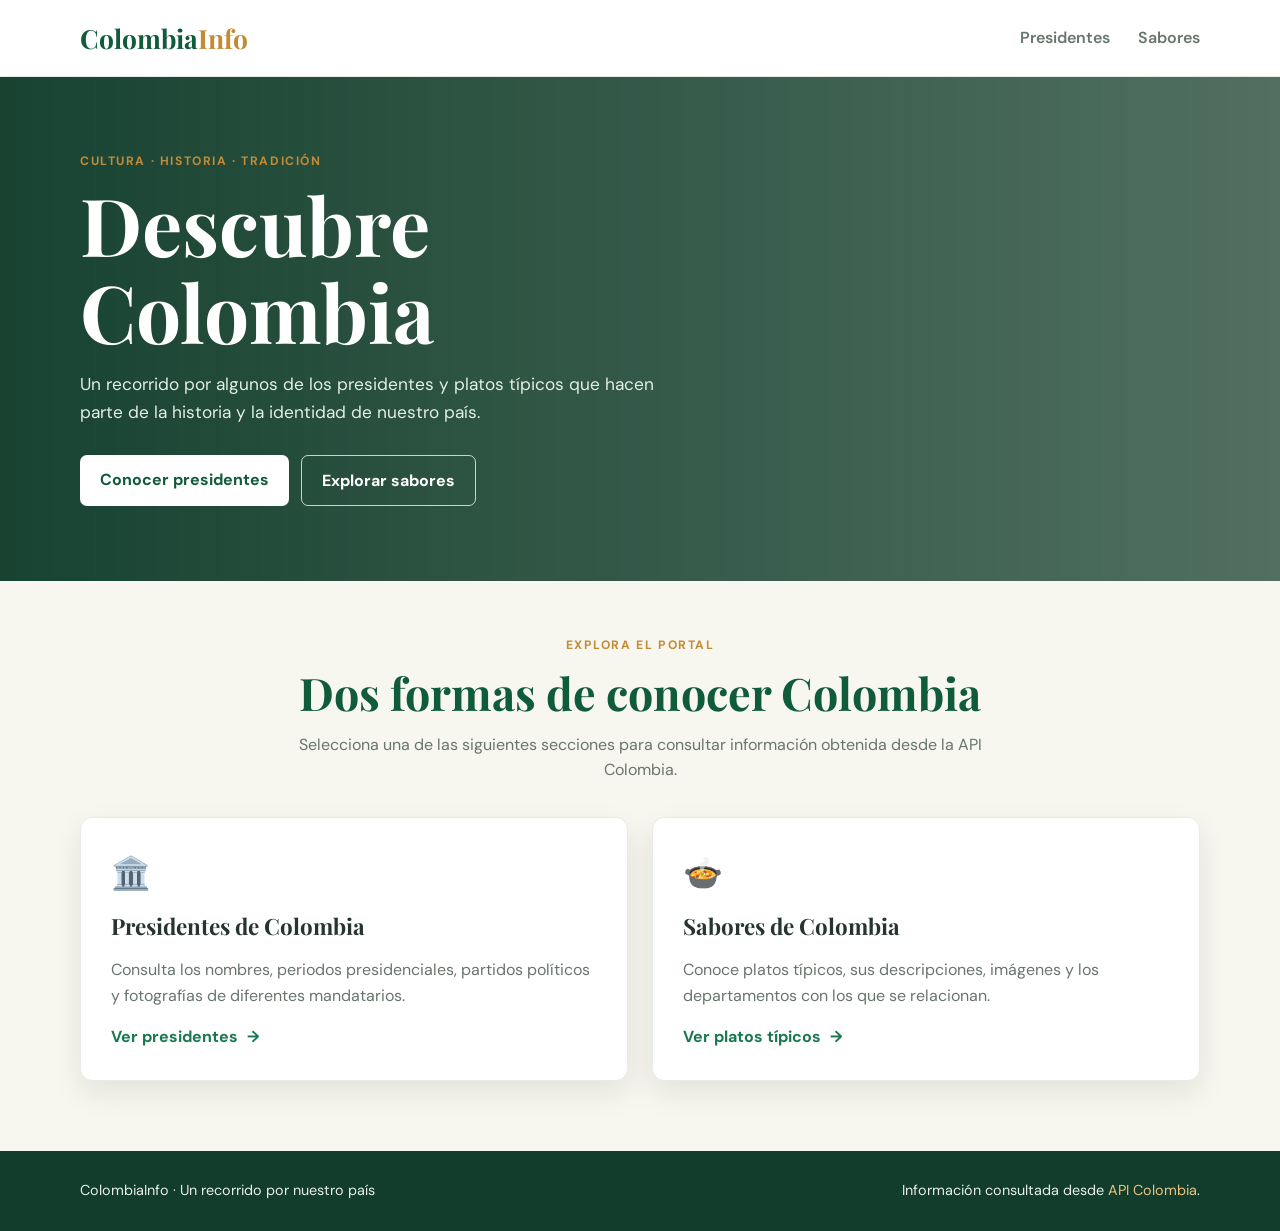
<file: index.html>
<!DOCTYPE html>
<html lang="es">
<head>
    <meta charset="UTF-8">
    <meta name="viewport" content="width=device-width, initial-scale=1.0">
    <meta name="description" content="Conoce la historia y la gastronomía de Colombia mediante datos de una API pública.">
    <title>ColombiaInfo | Inicio</title>
    <link rel="stylesheet" href="style.css">
</head>
<body>
    <header class="encabezado">
        <nav class="navegacion contenedor" aria-label="Navegación principal">
            <a class="logo" href="index.html">Colombia<span>Info</span></a>
            <div class="enlaces">
                <a href="opcion1.html">Presidentes</a>
                <a href="opcion2.html">Sabores</a>
            </div>
        </nav>
    </header>

    <main>
        <section class="portada">
            <div class="contenedor portada-contenido">
                <p class="etiqueta">Cultura · Historia · Tradición</p>
                <h1>Descubre Colombia</h1>
                <p>Un recorrido por algunos de los presidentes y platos típicos que hacen parte de la historia y la identidad de nuestro país.</p>
                <div class="acciones">
                    <a class="boton boton-claro" href="opcion1.html">Conocer presidentes</a>
                    <a class="boton boton-borde" href="opcion2.html">Explorar sabores</a>
                </div>
            </div>
        </section>

        <section class="contenedor seccion">
            <div class="encabezado-seccion">
                <p class="etiqueta">Explora el portal</p>
                <h2>Dos formas de conocer Colombia</h2>
                <p>Selecciona una de las siguientes secciones para consultar información obtenida desde la API Colombia.</p>
            </div>
            <div class="tarjetas-inicio">
                <article class="tarjeta-inicio">
                    <div class="icono-tarjeta" aria-hidden="true">🏛️</div>
                    <h3>Presidentes de Colombia</h3>
                    <p>Consulta los nombres, periodos presidenciales, partidos políticos y fotografías de diferentes mandatarios.</p>
                    <a class="enlace-flecha" href="opcion1.html">Ver presidentes <span aria-hidden="true">→</span></a>
                </article>
                <article class="tarjeta-inicio">
                    <div class="icono-tarjeta" aria-hidden="true">🍲</div>
                    <h3>Sabores de Colombia</h3>
                    <p>Conoce platos típicos, sus descripciones, imágenes y los departamentos con los que se relacionan.</p>
                    <a class="enlace-flecha" href="opcion2.html">Ver platos típicos <span aria-hidden="true">→</span></a>
                </article>
            </div>
        </section>
    </main>

    <footer class="pie-pagina">
        <div class="contenedor pie-contenido">
            <p>ColombiaInfo · Un recorrido por nuestro país</p>
            <p>Información consultada desde <a href="https://api-colombia.com/" target="_blank" rel="noopener noreferrer">API Colombia</a>.</p>
        </div>
    </footer>
</body>
</html>
</file>
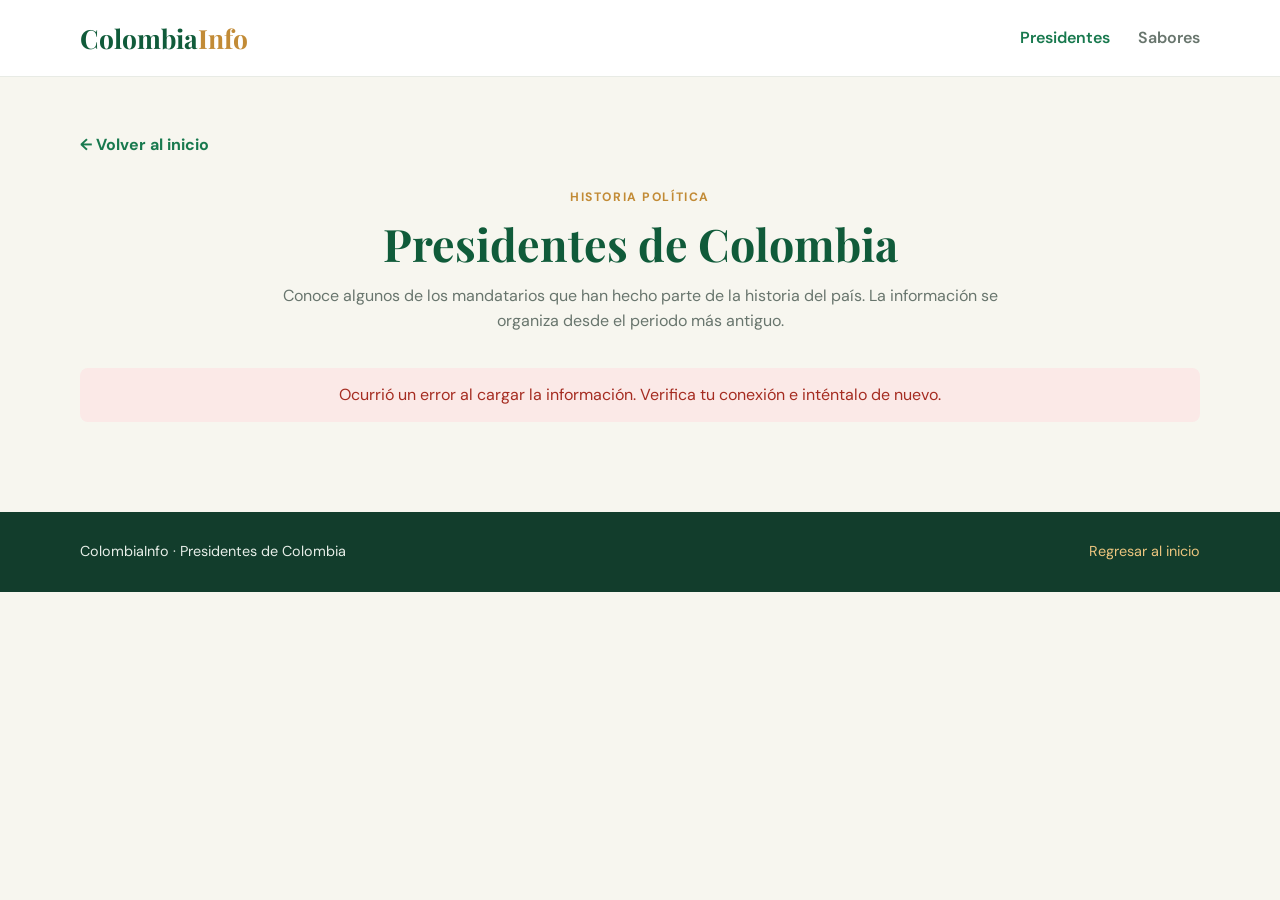
<file: opcion1.html>
<!DOCTYPE html>
<html lang="es">
<head>
    <meta charset="UTF-8">
    <meta name="viewport" content="width=device-width, initial-scale=1.0">
    <title>Presidentes de Colombia | ColombiaInfo</title>
    <link rel="stylesheet" href="style.css">
    <script src="script.js" defer></script>
</head>
<body data-pagina="presidentes">
    <header class="encabezado">
        <nav class="navegacion contenedor" aria-label="Navegación principal">
            <a class="logo" href="index.html">Colombia<span>Info</span></a>
            <div class="enlaces">
                <a class="activo" href="opcion1.html">Presidentes</a>
                <a href="opcion2.html">Sabores</a>
            </div>
        </nav>
    </header>

    <main class="contenedor seccion">
        <a class="volver" href="index.html">← Volver al inicio</a>
        <div class="encabezado-seccion encabezado-listado">
            <p class="etiqueta">Historia política</p>
            <h1>Presidentes de Colombia</h1>
            <p>Conoce algunos de los mandatarios que han hecho parte de la historia del país. La información se organiza desde el periodo más antiguo.</p>
        </div>
        <p id="estado" class="mensaje-estado" role="status" aria-live="polite">Cargando información de los presidentes...</p>
        <section id="lista-presidentes" class="rejilla-tarjetas" aria-label="Listado de presidentes"></section>
    </main>

    <footer class="pie-pagina">
        <div class="contenedor pie-contenido">
            <p>ColombiaInfo · Presidentes de Colombia</p>
            <a href="index.html">Regresar al inicio</a>
        </div>
    </footer>
</body>
</html>
</file>
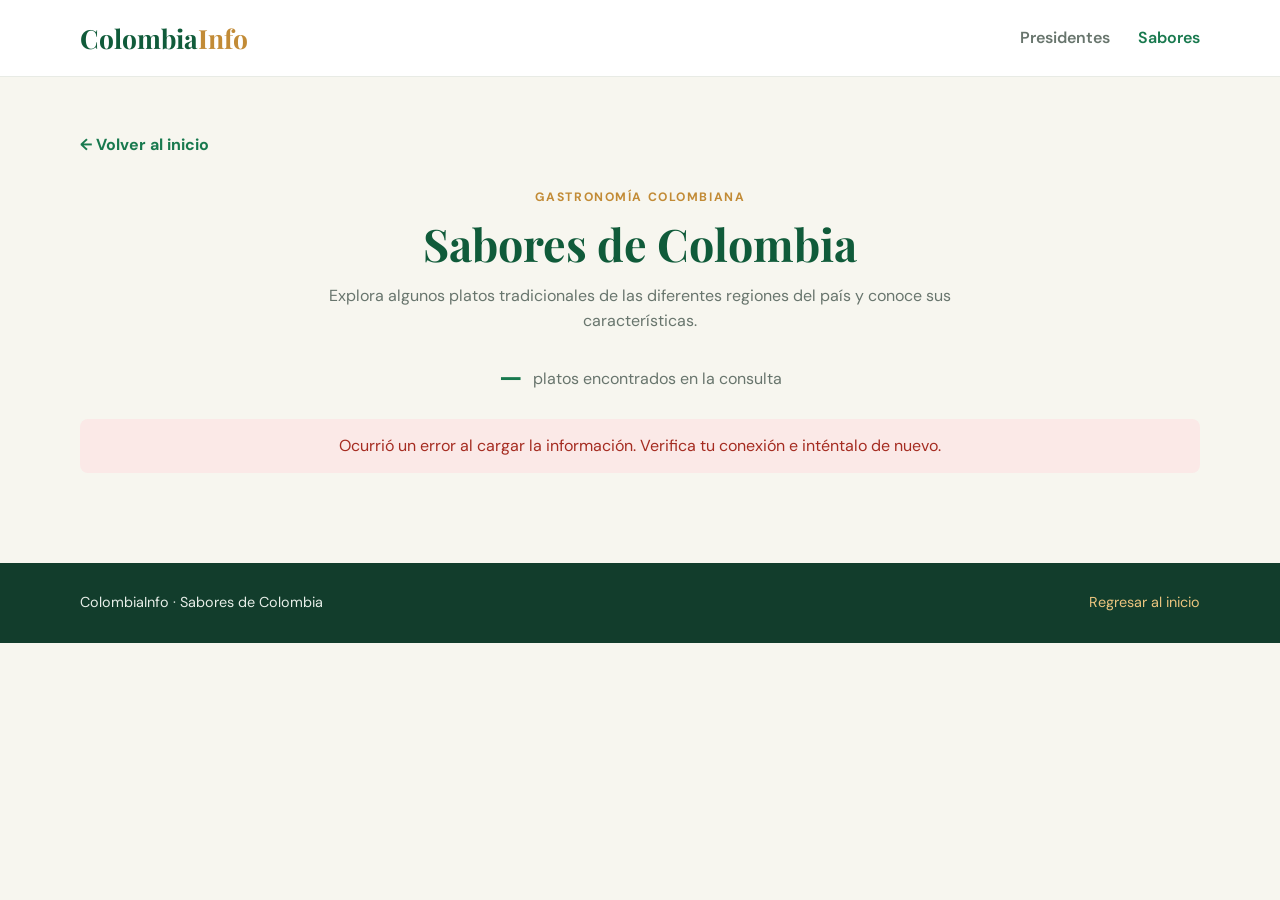
<file: opcion2.html>
<!DOCTYPE html>
<html lang="es">
<head>
    <meta charset="UTF-8">
    <meta name="viewport" content="width=device-width, initial-scale=1.0">
    <title>Sabores de Colombia | ColombiaInfo</title>
    <link rel="stylesheet" href="style.css">
    <script src="script.js" defer></script>
</head>
<body data-pagina="sabores">
    <header class="encabezado">
        <nav class="navegacion contenedor" aria-label="Navegación principal">
            <a class="logo" href="index.html">Colombia<span>Info</span></a>
            <div class="enlaces">
                <a href="opcion1.html">Presidentes</a>
                <a class="activo" href="opcion2.html">Sabores</a>
            </div>
        </nav>
    </header>

    <main class="contenedor seccion">
        <a class="volver" href="index.html">← Volver al inicio</a>
        <div class="encabezado-seccion encabezado-listado">
            <p class="etiqueta">Gastronomía colombiana</p>
            <h1>Sabores de Colombia</h1>
            <p>Explora algunos platos tradicionales de las diferentes regiones del país y conoce sus características.</p>
        </div>
        <div class="resumen-platos">
            <span class="resumen-numero" id="total-platos">—</span>
            <span>platos encontrados en la consulta</span>
        </div>
        <p id="estado" class="mensaje-estado" role="status" aria-live="polite">Cargando información de los platos típicos...</p>
        <section id="lista-platos" class="rejilla-tarjetas" aria-label="Listado de platos típicos"></section>
    </main>

    <footer class="pie-pagina">
        <div class="contenedor pie-contenido">
            <p>ColombiaInfo · Sabores de Colombia</p>
            <a href="index.html">Regresar al inicio</a>
        </div>
    </footer>
</body>
</html>
</file>
<file: style.css>
@import url('https://fonts.googleapis.com/css2?family=DM+Sans:wght@400;500;600;700&family=Playfair+Display:wght@600;700&display=swap');

:root {
    --verde: #18794e;
    --verde-oscuro: #105b3a;
    --verde-claro: #e9f4ed;
    --crema: #f7f6ef;
    --texto: #26352d;
    --gris: #68756d;
    --blanco: #ffffff;
    --sombra: 0 12px 30px rgba(24, 55, 39, 0.09);
}

* { box-sizing: border-box; }

body {
    margin: 0;
    background: var(--crema);
    color: var(--texto);
    font-family: 'DM Sans', sans-serif;
    line-height: 1.6;
}

a { color: inherit; text-decoration: none; }

.contenedor { width: min(1120px, 90%); margin: 0 auto; }

.encabezado { background: var(--blanco); border-bottom: 1px solid #e8ebe5; }
.navegacion { min-height: 76px; display: flex; align-items: center; justify-content: space-between; gap: 24px; }
.logo { font-family: 'Playfair Display', serif; font-size: 1.65rem; font-weight: 700; color: var(--verde-oscuro); }
.logo span { color: #c28b36; }
.enlaces { display: flex; gap: 28px; color: var(--gris); font-weight: 600; }
.enlaces a:hover, .enlaces .activo { color: var(--verde); }

.portada {
    min-height: 430px;
    display: flex;
    align-items: center;
    color: var(--blanco);
    background: linear-gradient(90deg, rgba(10, 55, 37, .94), rgba(10, 55, 37, .70)), url('https://images.unsplash.com/photo-1518638150340-f706e86654de?auto=format&fit=crop&w=1800&q=85') center/cover;
}
.portada-contenido { padding: 75px 0; }
.portada h1 { max-width: 700px; margin: 8px 0 16px; font: 700 clamp(2.8rem, 7vw, 5rem)/1.08 'Playfair Display', serif; }
.portada-contenido > p:not(.etiqueta) { max-width: 620px; color: #e3eee6; font-size: 1.08rem; }
.etiqueta { margin: 0 0 10px; color: #c28b36; text-transform: uppercase; letter-spacing: .13em; font-size: .76rem; font-weight: 700; }
.acciones { display: flex; flex-wrap: wrap; gap: 12px; margin-top: 28px; }
.boton { display: inline-block; padding: 12px 20px; border-radius: 7px; font-weight: 700; transition: transform .2s, background .2s; }
.boton:hover { transform: translateY(-2px); }
.boton-claro { background: var(--blanco); color: var(--verde-oscuro); }
.boton-borde { border: 1px solid rgba(255,255,255,.75); color: var(--blanco); }

.seccion { padding-top: 55px; padding-bottom: 70px; }
.encabezado-seccion { max-width: 720px; margin: 0 auto 34px; text-align: center; }
.encabezado-seccion h1, .encabezado-seccion h2 { margin: 0 0 12px; font: 700 clamp(2rem, 4vw, 2.8rem)/1.2 'Playfair Display', serif; color: var(--verde-oscuro); }
.encabezado-seccion > p:last-child { color: var(--gris); margin: 0; }
.tarjetas-inicio { display: grid; grid-template-columns: repeat(2, 1fr); gap: 24px; }
.tarjeta-inicio { padding: 30px; background: var(--blanco); border: 1px solid #e9ece6; border-radius: 12px; box-shadow: var(--sombra); }
.icono-tarjeta { font-size: 2rem; }
.tarjeta-inicio h3 { margin: 12px 0 8px; font: 700 1.4rem 'Playfair Display', serif; }
.tarjeta-inicio p { color: var(--gris); }
.enlace-flecha { display: inline-flex; gap: 9px; color: var(--verde); font-weight: 700; }

.encabezado-listado { margin-top: 30px; }
.volver { display: inline-block; color: var(--verde); font-weight: 700; }
.rejilla-tarjetas { display: grid; grid-template-columns: repeat(3, minmax(0, 1fr)); gap: 22px; }
.tarjeta-dato { overflow: hidden; background: var(--blanco); border: 1px solid #e8ebe5; border-radius: 11px; box-shadow: var(--sombra); }
.tarjeta-dato img { display: block; width: 100%; height: 220px; object-fit: cover; background: var(--verde-claro); }
.tarjeta-dato .imagen-presidente { object-position: center 25%; }
.contenido-tarjeta { padding: 20px; }
.contenido-tarjeta h2 { margin: 0 0 12px; color: var(--verde-oscuro); font: 700 1.25rem/1.3 'Playfair Display', serif; }
.contenido-tarjeta p { margin: 8px 0; color: var(--gris); font-size: .94rem; overflow-wrap: anywhere; }
.contenido-tarjeta strong { color: var(--texto); }
.mensaje-estado { margin: 20px 0; padding: 14px 18px; border-radius: 8px; background: var(--verde-claro); color: var(--verde-oscuro); text-align: center; }
.mensaje-error { background: #fbe9e7; color: #a52c21; }
.resumen-platos { display: flex; align-items: center; justify-content: center; gap: 10px; margin: -10px 0 18px; color: var(--gris); }
.resumen-numero { color: var(--verde); font-size: 1.6rem; font-weight: 700; }
.pie-pagina { background: #123d2c; color: #e7eee8; }
.pie-contenido { min-height: 80px; display: flex; align-items: center; justify-content: space-between; gap: 18px; font-size: .9rem; }
.pie-contenido p { margin: 12px 0; }
.pie-contenido a { color: #eac47e; }

@media (max-width: 850px) {
    .rejilla-tarjetas { grid-template-columns: repeat(2, minmax(0, 1fr)); }
}

@media (max-width: 600px) {
    .navegacion { min-height: 68px; }
    .enlaces { gap: 13px; font-size: .88rem; }
    .portada { min-height: 390px; }
    .portada-contenido { padding: 55px 0; }
    .tarjetas-inicio, .rejilla-tarjetas { grid-template-columns: 1fr; }
    .seccion { padding-top: 38px; padding-bottom: 48px; }
    .pie-contenido { align-items: flex-start; flex-direction: column; justify-content: center; gap: 0; padding: 14px 0; }
}
</file>
